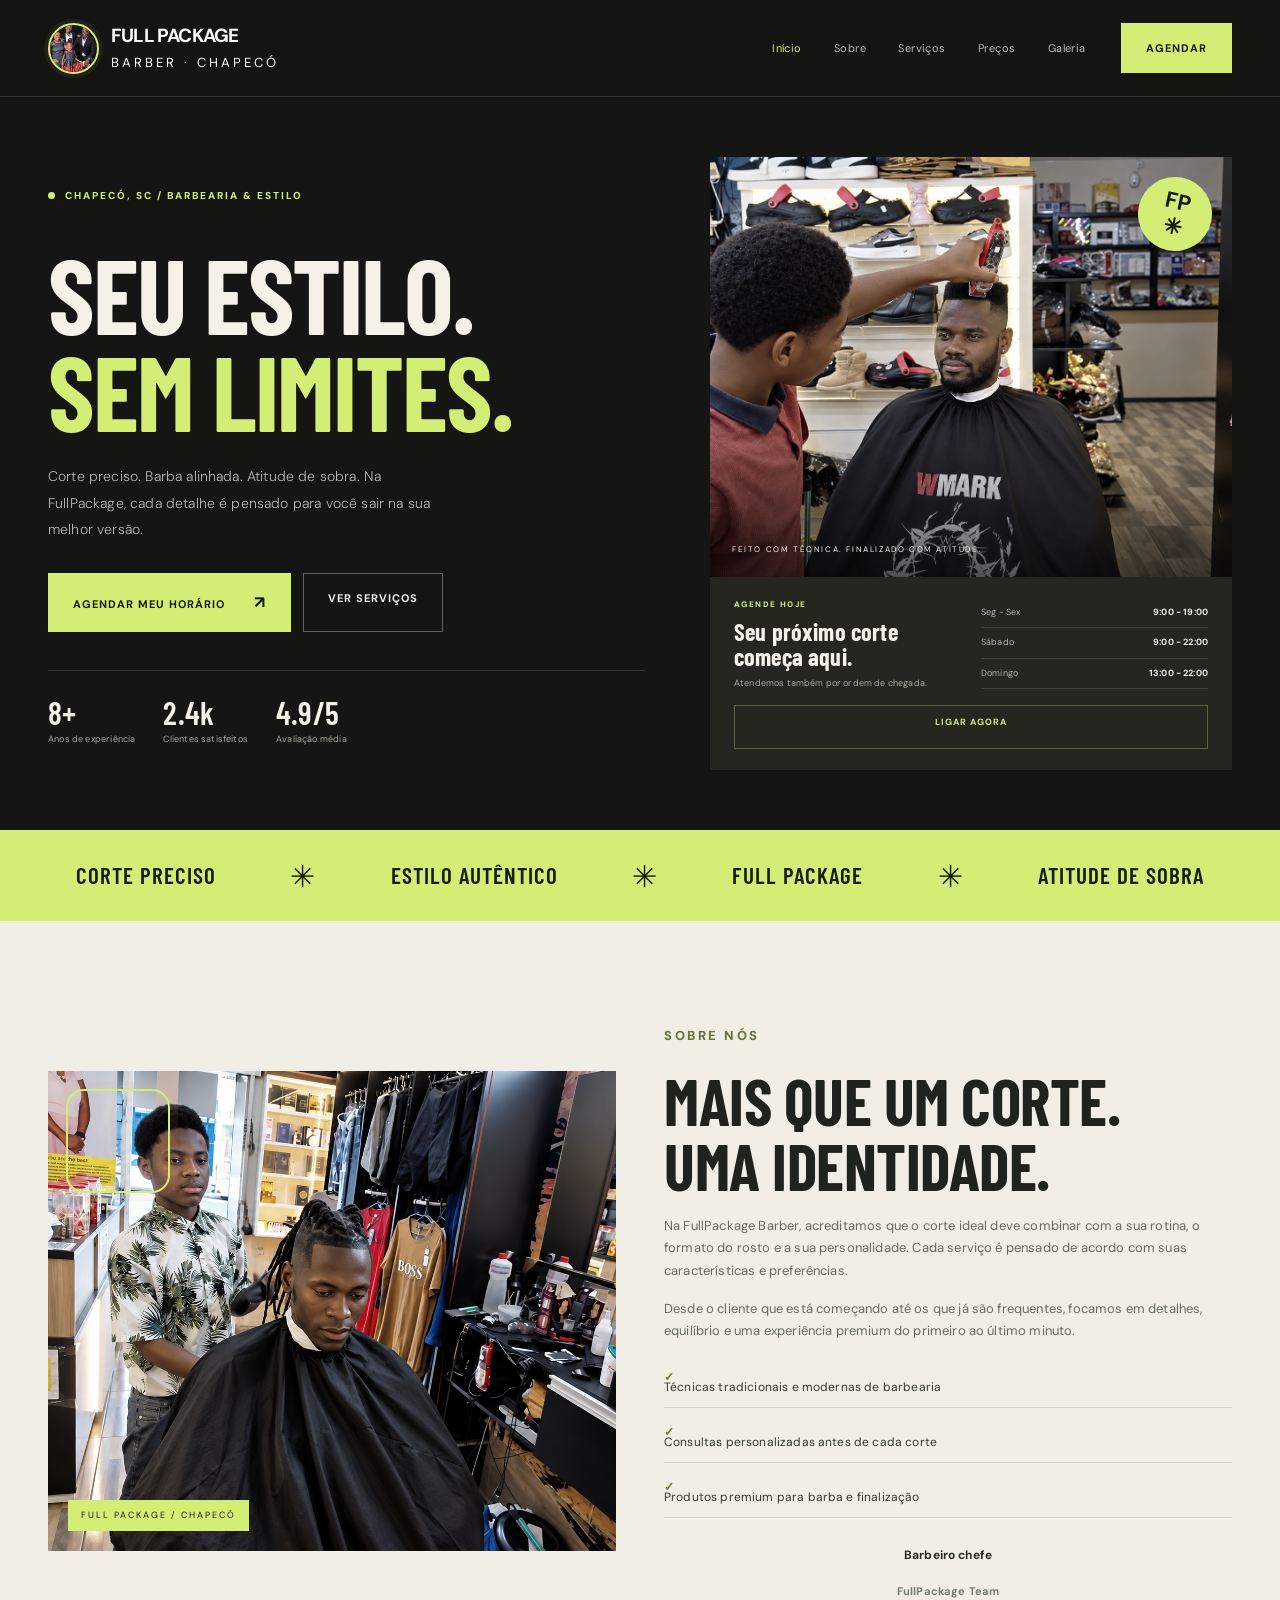
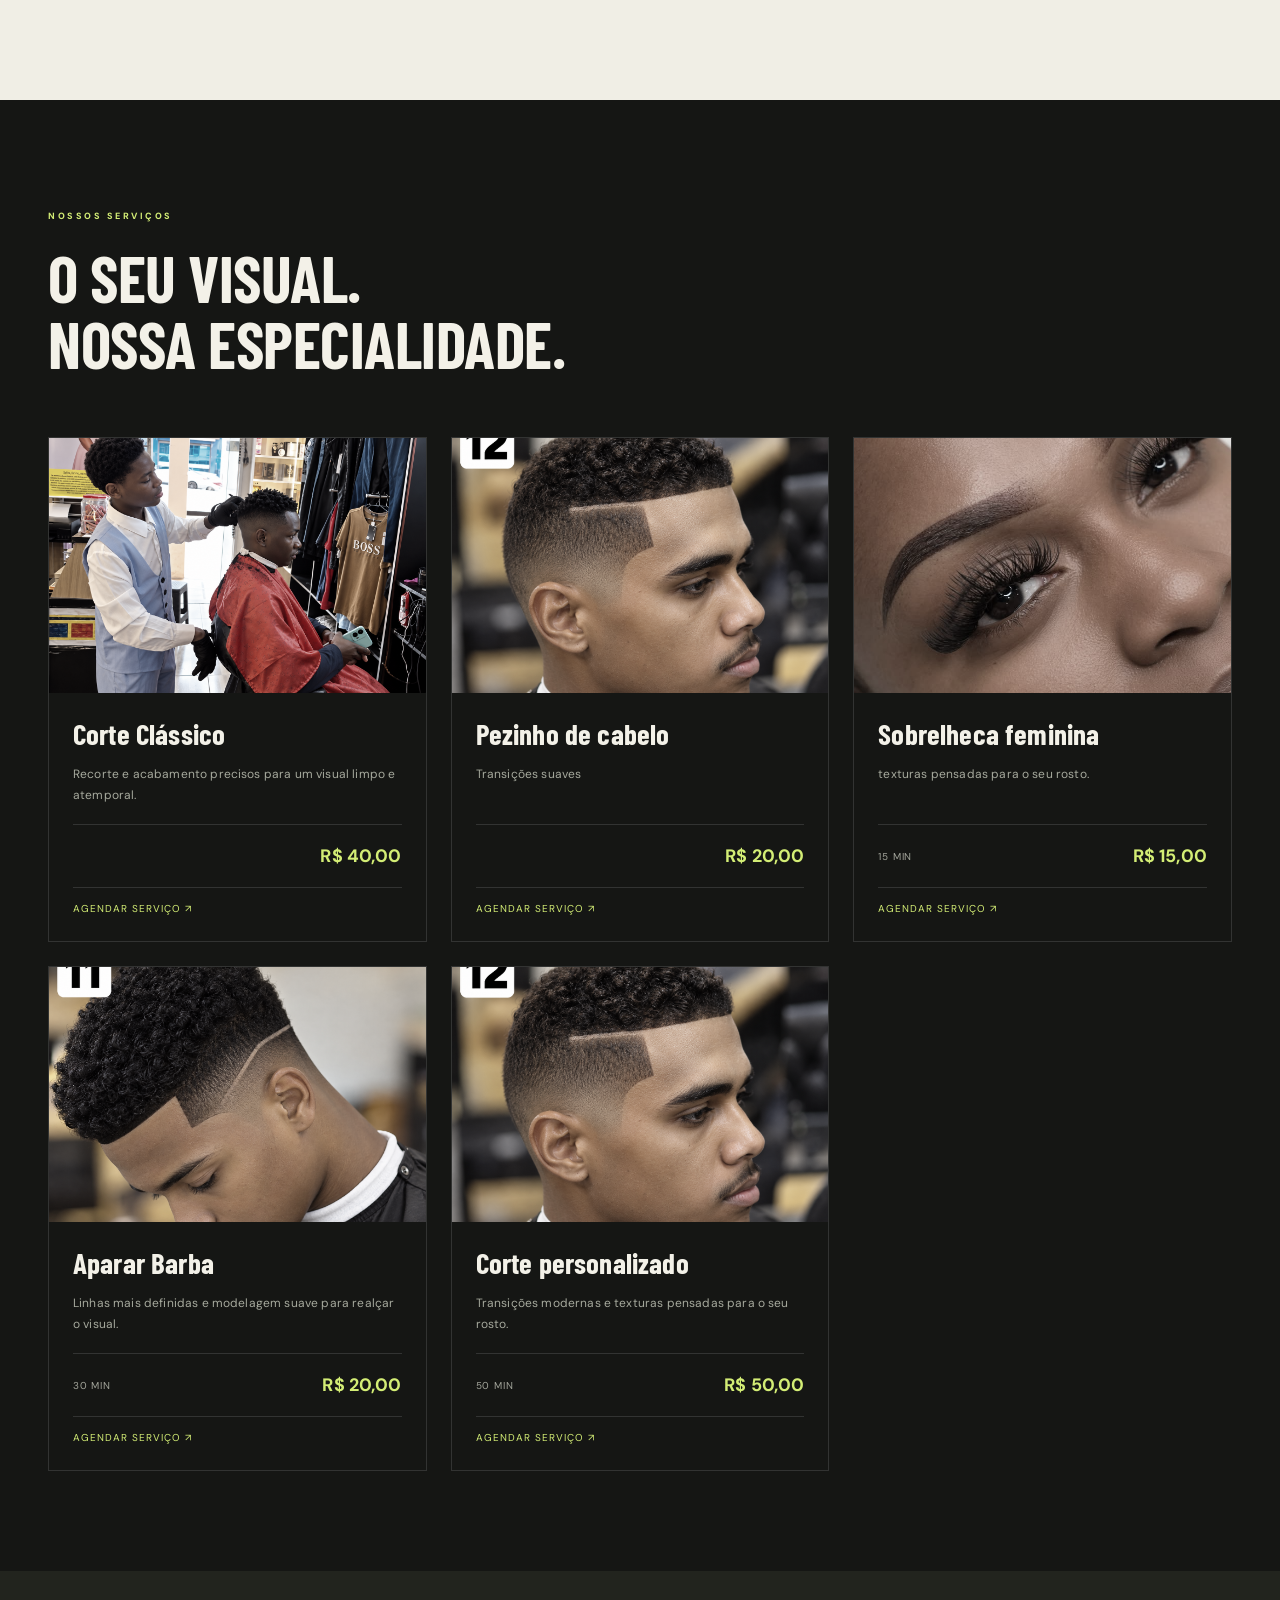
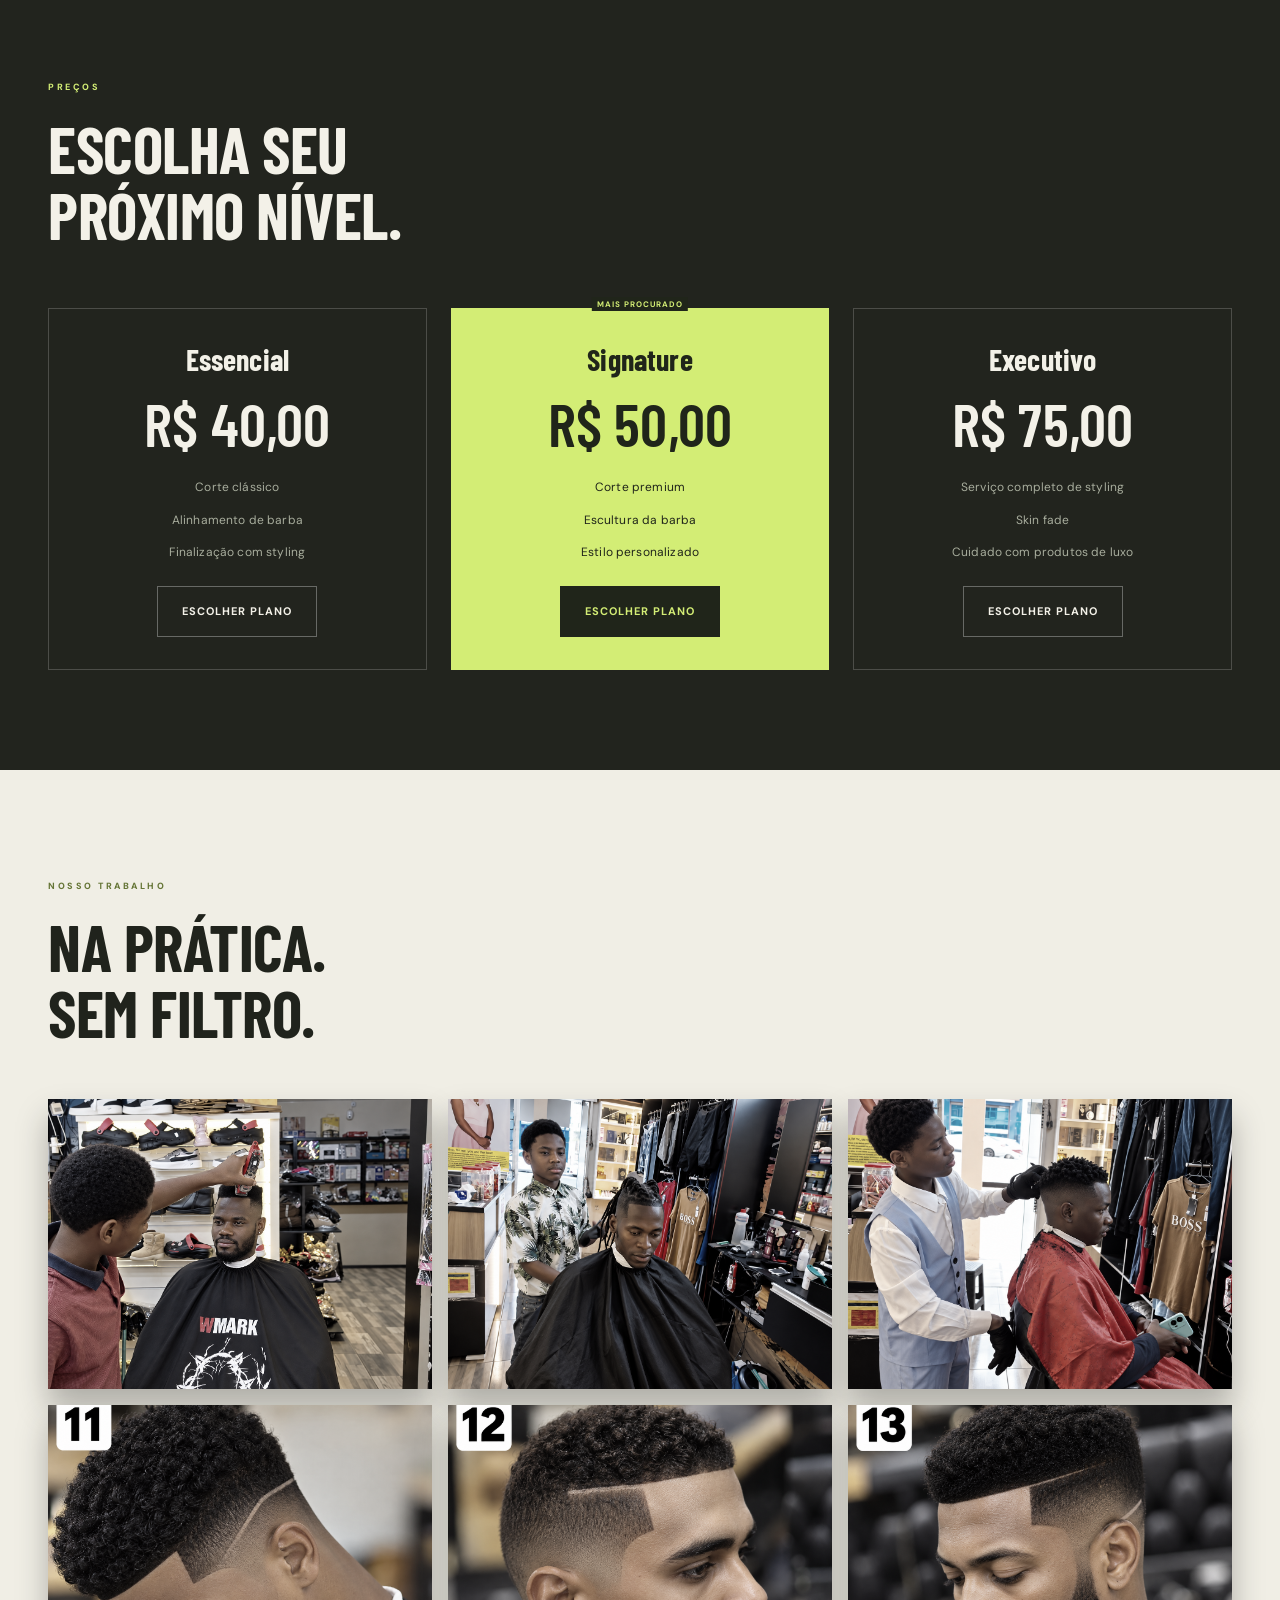
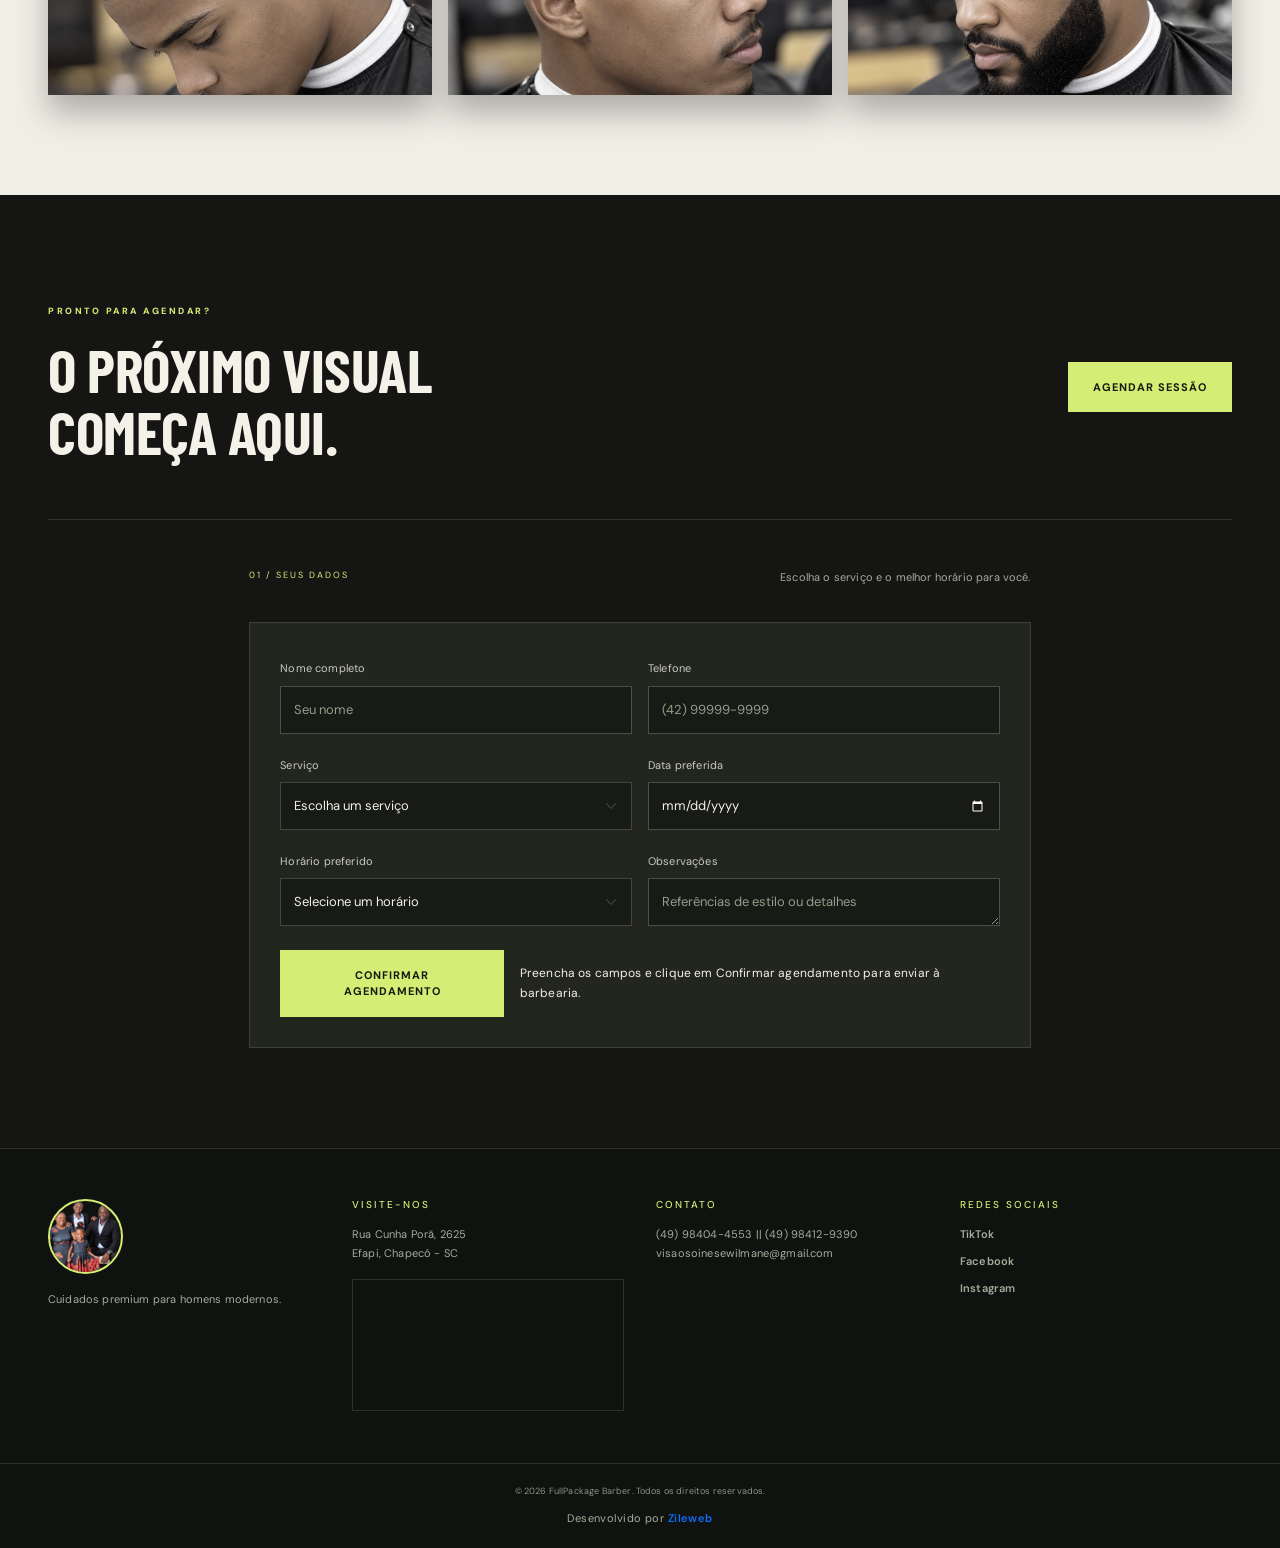
<file: index.html>
<!DOCTYPE html>
<html lang="pt-BR">

<head>
    <meta charset="UTF-8">
    <meta name="viewport" content="width=device-width, initial-scale=1.0">
    <title>FullPackage Barber | Premium Grooming</title>
    <meta name="description" content="FullPackage Barber offers premium cuts, beard care and modern grooming for every client.">
    <link rel="stylesheet" href="style.css">
    <link href="https://cdn.jsdelivr.net/npm/bootstrap@5.3.8/dist/css/bootstrap.min.css" rel="stylesheet"
        crossorigin="anonymous">
<link rel="stylesheet" href="redesign.css">
<link rel="stylesheet" href="content.css?v=1">
</head>

<body class="modern-barber">
    <header class="site-header">
        <nav class="navbar navbar-expand-lg navbar-dark container">
            <a class="navbar-brand" href="#home" aria-label="FullPackage Barber home">
                <img src="img/logoo.png.png" alt="FullPackage Barber logo">
                <span>FULL PACKAGE<span class="brand-subtitle">BARBER · CHAPECÓ</span></span>
            </a>
            <button class="navbar-toggler" type="button" data-bs-toggle="collapse" data-bs-target="#navbarNav"
                aria-controls="navbarNav" aria-expanded="false" aria-label="Toggle navigation">
                <span class="navbar-toggler-icon"></span>
            </button>
            <div class="collapse navbar-collapse" id="navbarNav">
                <ul class="navbar-nav ms-auto align-items-lg-center">
                    <li class="nav-item"><a class="nav-link active" href="#home">Início</a></li>
                    <li class="nav-item"><a class="nav-link" href="#about">Sobre</a></li>
                    <li class="nav-item"><a class="nav-link" href="#services">Serviços</a></li>
                    <li class="nav-item"><a class="nav-link" href="#pricing">Preços</a></li>
                    <li class="nav-item"><a class="nav-link" href="#gallery">Galeria</a></li>
                    <li class="nav-item"><a class="btn btn-primary ms-lg-3" href="#bookingForm">Agendar</a></li>
                </ul>
            </div>
        </nav>
    </header>

    <main id="home">
        <section class="hero">
            <div class="hero-overlay"></div>
            <div class="container hero-content">
                <div class="row align-items-center g-5">
                    <div class="col-lg-7">
                        <p class="eyebrow">CHAPECÓ, SC / BARBEARIA & ESTILO</p>
                        <h1>SEU ESTILO.<br>SEM <span>LIMITES.</span></h1>
                        <p class="lead">Corte preciso. Barba alinhada. Atitude de sobra. Na FullPackage, cada detalhe é pensado para você sair na sua melhor versão.</p>
                        <div class="hero-actions">
                            <a href="#bookingForm" class="btn btn-primary btn-lg">Agendar meu horário <span aria-hidden="true">↗</span></a>
                            <a href="#services" class="btn btn-outline-light btn-lg">Ver serviços</a>
                        </div>
                        <div class="hero-stats">
                            <div>
                                <strong>8+</strong>
                                <span>Anos de experiência</span>
                            </div>
                            <div>
                                <strong>2.4k</strong>
                                <span>Clientes satisfeitos</span>
                            </div>
                            <div>
                                <strong>4.9/5</strong>
                                <span>Avaliação média</span>
                            </div>
                        </div>
                    </div>

                    <div class="col-lg-5">
                        <div class="hero-portrait"><img src="img/image1.png.png" alt="Barbeiro da FullPackage finalizando um corte" fetchpriority="high"><span class="portrait-caption">FEITO COM TÉCNICA. FINALIZADO COM ATITUDE.</span><span class="portrait-stamp" aria-hidden="true">FP<br>✳</span></div><div class="booking-card">
                            <p class="card-label">Agende hoje</p>
                            <h3>Seu próximo corte começa aqui.</h3><p class="walkin-note">Atendemos também por ordem de chegada.</p>
                            <ul>
                                <li><span>Seg - Sex</span><strong>9:00 - 19:00</strong></li>
                                <li><span>Sábado</span><strong>9:00 - 22:00</strong></li>
                                <li><span>Domingo</span><strong>13:00 - 22:00</strong></li>
                            </ul>
                            <a href="tel:+5549984044553" class="btn btn-primary w-100">Ligar agora</a>
                        </div>
                    </div>
                </div>
            </div>
        </section>

        <div class="brand-marquee" aria-hidden="true"><span>CORTE PRECISO</span><b>✳</b><span>ESTILO AUTÊNTICO</span><b>✳</b><span>FULL PACKAGE</span><b>✳</b><span>ATITUDE DE SOBRA</span></div><section id="about" class="section about">
            <div class="container">
                <div class="row align-items-center g-5">
                    <div class="col-lg-6">
                        <div class="image-frame">
                            <img src="img/image2.png.png" alt="Barber working" class="img-fluid">
                        </div>
                    </div>
                    <div class="col-lg-6">
                        <p class="section-tag">Sobre nós</p>
                        <h2>MAIS QUE UM CORTE.<br>UMA IDENTIDADE.</h2>
                        <p>Na FullPackage Barber, acreditamos que o corte ideal deve combinar com a sua rotina, o formato do rosto e a sua personalidade. Cada serviço é pensado de acordo com suas características e preferências.</p>
                        <p>Desde o cliente que está começando até os que já são frequentes, focamos em detalhes, equilíbrio e uma experiência premium do primeiro ao último minuto.</p>
                        <ul class="check-list">
                            <li>Técnicas tradicionais e modernas de barbearia</li>
                            <li>Consultas personalizadas antes de cada corte</li>
                            <li>Produtos premium para barba e finalização</li>
                        </ul>
                        <div class="signature-box">
                            <strong>Barbeiro chefe</strong>
                            <span>FullPackage Team</span>
                        </div>
                    </div>
                </div>
            </div>
        </section>

        <section id="services" class="section services">
            <div class="container">
                <div class="section-heading text-center">
                    <p class="section-tag">Nossos serviços</p>
                    <h2>O SEU VISUAL.<br>NOSSA ESPECIALIDADE.</h2>
                </div>
                <div class="row g-4 mt-3">
                    <div class="col-md-6 col-lg-4">
                        <div class="service-card">
                            <img src="img/image3.png.png" alt="Classic haircut">
                            <div class="service-body">
                                <h3>Corte Clássico</h3>
                                <p>Recorte e acabamento precisos para um visual limpo e atemporal.</p>
                                <div class="service-meta"><strong>R$ 40</strong></div>
                            </div>
                        </div>
                    </div>

                    <div class="col-md-6 col-lg-4">
                        <div class="service-card">
                            <img src="img/image5.png.png" alt="Fade haircut">
                            <div class="service-body">
                                <h3>Pezinho de cabelo</h3>
                                <p>Transições suaves </p>
                                <div class="service-meta"><strong>R$ 20</strong></div>
                            </div>
                        </div>
                    </div>

                    <div class="col-md-6 col-lg-4">
                        <div class="service-card">
                            <img src="img/image8.jpg" alt="Fade haircut">
                            <div class="service-body">
                                <h3>Sobrelheca feminina</h3>
                                <p>texturas pensadas para o seu rosto.</p>
                                <div class="service-meta"><span>15 min</span><strong>R$ 15</strong></div>
                            </div>
                        </div>
                    </div>
                    <div class="col-md-6 col-lg-4">
                        <div class="service-card">
                            <img src="img/image4.png.png" alt="Beard trimming">
                            <div class="service-body">
                                <h3>Aparar Barba</h3>
                                <p>Linhas mais definidas e modelagem suave para realçar o visual.</p>
                                <div class="service-meta"><span>30 min</span><strong>R$ 20</strong></div>
                            </div>
                        </div>
                    </div>
                    <div class="col-md-6 col-lg-4">
                        <div class="service-card">
                            <img src="img/image5.png.png" alt="Fade haircut">
                            <div class="service-body">
                                <h3>Corte personalizado</h3>
                                <p>Transições modernas e texturas pensadas para o seu rosto.</p>
                                <div class="service-meta"><span>50 min</span><strong>R$ 50</strong></div>
                            </div>
                        </div>
                    </div>
                </div>
            </div>
        </section>

        <section id="pricing" class="section pricing">
            <div class="container">
                <div class="section-heading text-center">
                    <p class="section-tag">Preços</p>
                    <h2>ESCOLHA SEU<br>PRÓXIMO NÍVEL.</h2>
                </div>
                <div class="row g-4 mt-3">
                    <div class="col-md-4">
                        <div class="price-card">
                            <h3>Essencial</h3>
                            <div class="price">R$ 40</div>
                            <ul>
                                <li>Corte clássico</li>
                                <li>Alinhamento de barba</li>
                                <li>Finalização com styling</li>
                            </ul>
                            <a href="#bookingForm" class="btn btn-outline-primary">Escolher plano</a>
                        </div>
                    </div>
                    <div class="col-md-4">
                        <div class="price-card featured">
                            <span class="badge">Mais procurado</span>
                            <h3>Signature</h3>
                            <div class="price">R$ 50</div>
                            <ul>
                                <li>Corte premium</li>
                                <li>Escultura da barba</li>
                                <li>Estilo personalizado</li>
                            </ul>
                            <a href="#bookingForm" class="btn btn-primary">Escolher plano</a>
                        </div>
                    </div>
                    <div class="col-md-4">
                        <div class="price-card">
                            <h3>Executivo</h3>
                            <div class="price">R$ 75</div>
                            <ul>
                                <li>Serviço completo de styling</li>
                                <li>Skin fade</li>
                                <li>Cuidado com produtos de luxo</li>
                            </ul>
                            <a href="#bookingForm" class="btn btn-outline-primary">Escolher plano</a>
                        </div>
                    </div>
                </div>
            </div>
        </section>

        <section id="gallery" class="section gallery">
            <div class="container">
                <div class="section-heading text-center">
                    <p class="section-tag">Nosso trabalho</p>
                    <h2>NA PRÁTICA.<br>SEM FILTRO.</h2>
                </div>
                <div class="row g-3 mt-3 gallery-grid">
                    <div class="col-6 col-md-4"><img src="img/image1.png.png" alt="Barber style 1" class="img-fluid"></div>
                    <div class="col-6 col-md-4"><img src="img/image2.png.png" alt="Barber style 2" class="img-fluid"></div>
                    <div class="col-6 col-md-4"><img src="img/image3.png.png" alt="Barber style 3" class="img-fluid"></div>
                    <div class="col-6 col-md-4"><img src="img/image4.png.png" alt="Barber style 4" class="img-fluid"></div>
                    <div class="col-6 col-md-4"><img src="img/image5.png.png" alt="Barber style 5" class="img-fluid"></div>
                    <div class="col-6 col-md-4"><img src="img/image6.png.png" alt="Barber style 6" class="img-fluid"></div>
                </div>
            </div>
        </section>

        <section id="contact" class="section cta-section">
            <div class="container">
                <div class="cta-box">
                    <div>
                        <p class="section-tag">Pronto para agendar?</p>
                        <h2>O PRÓXIMO VISUAL<br>COMEÇA AQUI.</h2>
                    </div>
                    <a href="#bookingForm" class="btn btn-primary btn-lg">Agendar sessão</a>
                </div>

                <div class="row mt-5 justify-content-center">
                    <div class="col-lg-8">
                        <div class="form-intro"><span>01 / SEUS DADOS</span><p>Escolha o serviço e o melhor horário para você.</p></div><form id="bookingForm" class="p-4 rounded-4 border border-secondary-subtle bg-dark-subtle">
                            <div class="row g-3">
                                <div class="col-md-6">
                                    <label for="name" class="form-label">Nome completo</label>
                                    <input id="name" name="name" type="text" class="form-control" placeholder="Seu nome" required>
                                </div>
                                <div class="col-md-6">
                                    <label for="phone" class="form-label">Telefone</label>
                                    <input id="phone" name="phone" type="tel" class="form-control" placeholder="(42) 99999-9999" required>
                                </div>
                                <div class="col-md-6">
                                    <label for="service" class="form-label">Serviço</label>
                                    <select id="service" name="service" class="form-select" required>
                                        <option value="">Escolha um serviço</option>
                                        <option value="Corte Clássico">Corte Clássico</option>
                                        <option value="Aparar Barba">Aparar Barba</option>
                                        <option value="Fade & Taper">Corte personalizado</option>
                                        <option value="Signature">Pacote Signature</option>
                                        <option value="Executivo">Pacote Executivo</option>
                                    </select>
                                </div>
                                <div class="col-md-6">
                                    <label for="date" class="form-label">Data preferida</label>
                                    <input id="date" name="date" type="date" class="form-control" required>
                                </div>
                                <div class="col-md-6">
                                    <label for="time" class="form-label">Horário preferido</label>
                                    <select id="time" name="time" class="form-select" required>
                                        <option value="">Selecione um horário</option>
                                        <option value="09:00">09:00</option>
                                        <option value="10:30">10:30</option>
                                        <option value="11:00">11:00</option>
                                        <option value="12:00">12:00</option>
                                        <option value="13:00">13:00</option>
                                        <option value="14:00">14:00</option>
                                        <option value="15:00">15:00</option>
                                        <option value="16:30">16:30</option>
                                        <option value="17:00">17:00</option>
                                        <option value="18:00">18:00</option>
                                        <option value="19:00">19:00</option>
                                        <option value="20:00">20:00</option>
                                    </select>
                                </div>
                                <div class="col-md-6">
                                    <label for="notes" class="form-label">Observações</label>
                                    <textarea id="notes" name="notes" class="form-control" rows="1" placeholder="Referências de estilo ou detalhes"></textarea>
                                </div>
                            </div>

                            <div class="d-flex flex-column flex-md-row align-items-md-center justify-content-between gap-3 mt-4">
                                <button type="submit" class="btn btn-primary btn-lg">Confirmar agendamento</button>
                                <p role="status" aria-live="polite" id="bookingStatus" class="mb-0">Carregando formulário de agendamento…</p>
                            </div>
                        </form>
                    </div>
                </div>
            </div>
        </section>

    </main>

    <footer class="site-footer">
        <div class="container footer-content">
            <div>
                <img src="img/logoo.png.png" alt="FullPackage Barber logo">
                <p>Cuidados premium para homens modernos.</p>
            </div>
            <div>
                <h4>Visite-nos</h4>
                <address>Rua Cunha Porã, 2625<br>Efapi, Chapecó - SC</address>
                <div class="footer-map">
                    <iframe
                        src="https://www.google.com/maps?q=Rua+Cunha+Porã+2625,+Efapi,+Chapecó+-+SC&output=embed"
                        title="Mapa da FullPackage Barber"
                        loading="lazy"
                        referrerpolicy="no-referrer-when-downgrade"></iframe>
                </div>
            </div>
            <div>
                <h4>Contato</h4>
                <p>(49) 98404-4553 || (49) 98412-9390<br>visaosoinesewilmane@gmail.com</p>
            </div>
            <div>
                <h4>Redes sociais</h4>
                <div class="social-links">
                    <a href="#" aria-label="TikTok da FullPackage Barber">TikTok</a>
                    <a href="https://www.facebook.com/SoineseWilemaneFullPackage" aria-label="Facebook da FullPackage Barber">Facebook</a>
                    <a href="https://www.instagram.com/soinesewilemanefullpackage/" aria-label="Instagram da FullPackage Barber">Instagram</a>
                </div>
            </div>
        </div>
        <div class="copyright">© <span id="currentYear"></span> FullPackage Barber. Todos os direitos reservados.<span class="developer-credit">Desenvolvido por <strong><a href="https://zileweb.onrender.com/#sobre" target="_blank" rel="noopener noreferrer">Zileweb</a></strong></span></div>
    </footer>

    <script src="https://cdn.jsdelivr.net/npm/bootstrap@5.3.8/dist/js/bootstrap.bundle.min.js" crossorigin="anonymous"></script>
    <script src="script.js?v=booking-sync-4"></script><script src="redesign.js?v=booking-links-2"></script>
<script src="site-defaults.js?v=1"></script><script src="site-content.js?v=1"></script>
</body>

</html>
</file>
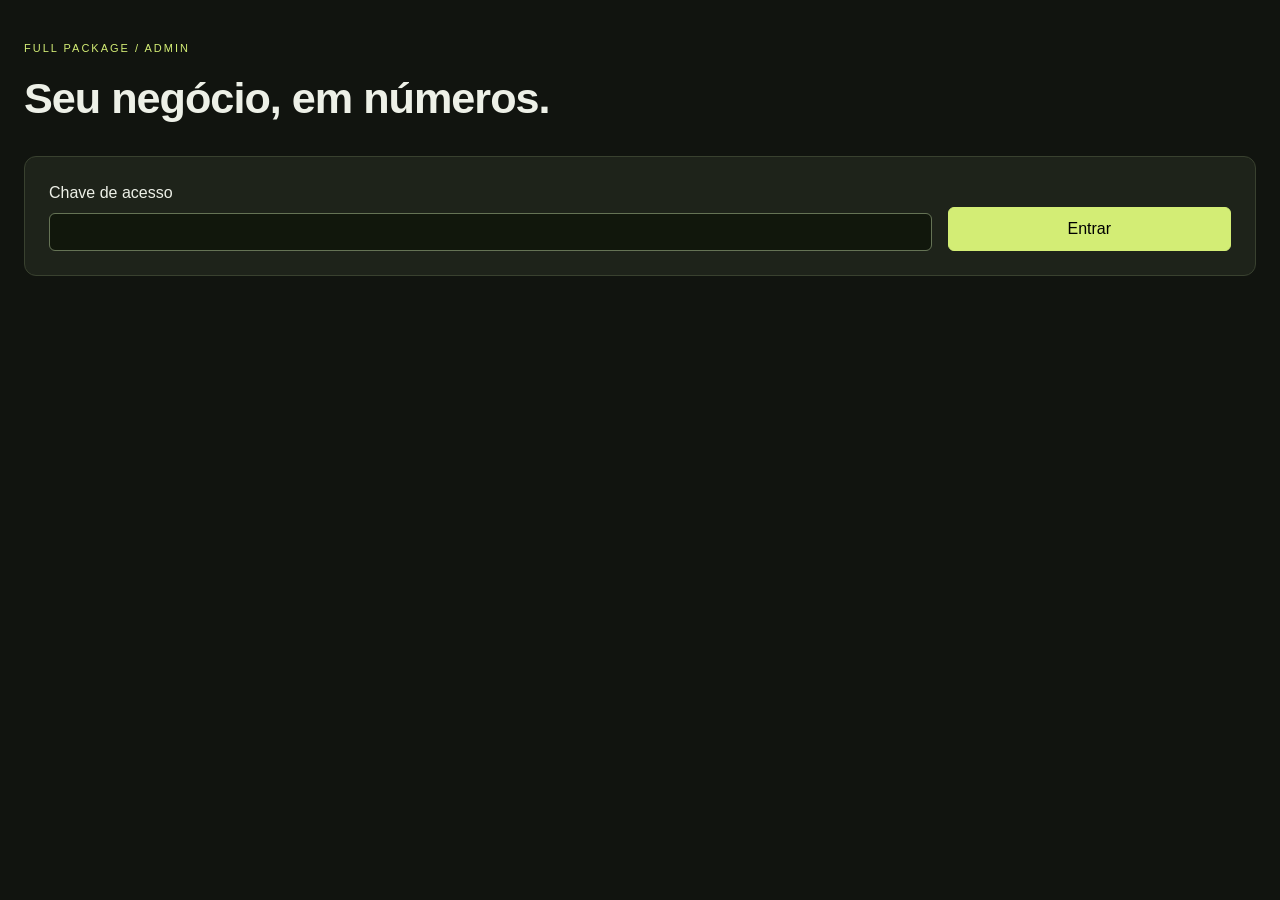
<file: admin.html>
<!DOCTYPE html>
<html lang="pt-BR">

<head>
  <meta charset="UTF-8">
  <meta name="viewport" content="width=device-width, initial-scale=1.0">
  <title>FullPackage Barber | Gestão</title>
  <link href="https://cdn.jsdelivr.net/npm/bootstrap@5.3.8/dist/css/bootstrap.min.css" rel="stylesheet"
    crossorigin="anonymous">
  <style>
    body {
      background: #11140f;
      color: #edf0e7;
      font-family: Arial, sans-serif
    }

    .container {
      max-width: 1440px;
      padding: 40px 24px
    }

    .card,
    .metric {
      background: #1e231a;
      border: 1px solid #39412f;
      color: #edf0e7;
      border-radius: 12px
    }

    h1 {
      font-weight: 700;
      letter-spacing: -1px
    }

    .eyebrow {
      color: #d3ed75;
      font-size: 11px;
      letter-spacing: 2px
    }

    .btn-warning {
      background: #d3ed75;
      border-color: #d3ed75
    }

    .metrics {
      display: grid;
      grid-template-columns: repeat(4, minmax(0, 1fr));
      gap: 16px;
      margin: 24px 0
    }

    .metric {
      padding: 22px
    }

    .metric small {
      display: block;
      color: #b9c4ad;
      font-size: 12px
    }

    .metric strong {
      display: block;
      font-size: 30px;
      margin: 8px 0
    }

    .metric span {
      font-size: 11px;
      color: #aab89c
    }

    .form-control,
    .form-select {
      background-color: #11170c;
      color: #edf0e7;
      border-color: #657355;
      color-scheme: dark
    }

    .form-control:focus,
    .form-select:focus {
      background-color: #11170c;
      color: #fff;
      border-color: #d3ed75
    }

    .table {
      --bs-table-bg: #1e231a;
      --bs-table-color: #edf0e7;
      --bs-table-border-color: #39412f;
      font-size: 13px
    }

    th,
    td {
      vertical-align: middle
    }

    th {
      white-space: nowrap
    }

    td {
      min-width: 90px
    }

    .actions {
      display: flex;
      gap: 6px;
      flex-wrap: wrap;
      min-width: 180px
    }

    .help {
      font-size: 12px;
      color: #b9c4ad
    }

    .filter-row {
      display: flex;
      align-items: end;
      gap: 20px;
      flex-wrap: wrap
    }

    .filter-row label {
      font-size: 12px
    }

    .filter-row select {
      min-width: 180px
    }

    dialog {
      background: #1e231a;
      color: #fff;
      border: 1px solid #657355;
      border-radius: 14px;
      padding: 28px;
      width: min(440px, calc(100% - 32px))
    }

    dialog::backdrop {
      background: #000b
    }

    #businessMessage {
      white-space: pre-line
    }

    .text-success {
      color: #d3ed75 !important
    }

    @media(max-width:800px) {
      .metrics {
        grid-template-columns: 1fr 1fr
      }

      .metric strong {
        font-size: 24px
      }
    }

    @media(max-width:420px) {
      .metrics {
        grid-template-columns: 1fr
      }

      .container {
        padding: 28px 16px
      }
    }
  /* Responsive admin: keep actions visible instead of off-screen. */
*,*::before,*::after{box-sizing:border-box}
.container,header,.filter-row,.card,.metric{min-width:0}
h1{font-size:clamp(1.65rem,4vw,2.7rem)}
.metric strong{font-size:clamp(1.2rem,2.6vw,1.9rem);overflow-wrap:anywhere}
.btn{min-height:44px;white-space:normal}
td{overflow-wrap:anywhere;max-width:320px}
#toolbar{max-width:100%}
dialog{max-height:calc(100dvh - 32px);overflow-y:auto}
dialog input{font-size:16px!important}
#businessMessage{overflow-wrap:anywhere}
@media(max-width:900px){
  #toolbar{width:100%;display:grid!important;grid-template-columns:repeat(3,minmax(0,1fr))}
  #toolbar.d-none{display:none!important}
  .filter-row{display:grid;grid-template-columns:1fr 1fr;align-items:start}
  .filter-row>div{min-width:0}.filter-row select{min-width:0;width:100%}
  #reservationsCard .table-responsive{overflow:visible}
  #reservationsCard table,#reservationsBody{display:block;width:100%}
  #reservationsCard thead{position:absolute;width:1px;height:1px;clip-path:inset(50%);overflow:hidden}
  #reservationsBody tr{display:grid;grid-template-columns:1fr 1fr;gap:0 16px;padding:16px;margin:14px 0;border:1px solid #536047;border-radius:12px}
  #reservationsBody td{display:block;min-width:0;max-width:none;border:0;background:transparent;box-shadow:none;padding:10px 0}
  #reservationsBody td::before{content:attr(data-label);display:block;color:#aab89c;font-size:11px;margin-bottom:5px}
  #reservationsBody td:last-child{grid-column:1/-1;border-top:1px solid #39412f}
  #reservationsBody td[colspan]{grid-column:1/-1}
  .actions{min-width:0;display:grid;grid-template-columns:repeat(2,minmax(0,1fr));gap:10px}
}
@media(max-width:480px){
  .container{padding:24px 14px}.metrics{grid-template-columns:repeat(2,minmax(0,1fr));gap:10px}
  .metric{padding:14px}.metric small,.metric span{font-size:11px}
  #toolbar{grid-template-columns:1fr 1fr}#logoutButton{grid-column:1/-1}
  .filter-row{gap:12px}.filter-row>label{grid-column:1/-1}
  dialog{padding:22px 18px}dialog .d-flex{flex-wrap:wrap}dialog .btn{flex:1}
}

</style>
<link rel="stylesheet" href="content.css?v=1">
</head>

<body>
  <main class="container">
    <header class="d-flex justify-content-between align-items-center flex-wrap gap-3 mb-4">
      <div>
        <p class="eyebrow">FULL PACKAGE / ADMIN</p>
        <h1>Seu negócio, em números.</h1>
      </div>
      <div id="toolbar" class="d-none d-flex gap-2 flex-wrap"><button id="editSiteButton" type="button" class="btn btn-outline-light">Editar website</button><button id="walkInButton" type="button" class="btn btn-warning">+ Registrar atendimento</button><button id="refreshButton"
          class="btn btn-warning">Atualizar</button><button id="clearHistoryButton" class="btn btn-outline-light">Limpar
          histórico da lista</button><button id="logoutButton" class="btn btn-outline-light">Sair</button></div>
    </header>
    <div id="businessMessage" class="alert d-none" role="status" aria-live="polite"></div>
    <section id="accessCard" class="card p-4">
      <form id="accessForm" class="row g-3 align-items-end">
        <div class="col-md-9"><label for="adminKey" class="form-label">Chave de acesso</label><input id="adminKey"
            name="adminKey" type="password" class="form-control" autocomplete="current-password" required></div>
        <div class="col-md-3 d-grid"><button class="btn btn-warning">Entrar</button></div>
      </form>
    </section>
    <section id="dashboard" class="d-none"><p id="backendVersion" class="help"></p><div id="backendNotice" class="alert alert-warning d-none" role="status"><strong>O endereço configurado respondeu com a versão anterior do servidor.</strong><p>Aprovar e Cancelar continuam disponíveis. Concluir, Faltou e Arquivar exigem a versão 2.</p><p class="mb-0">Se você já implantou: confirme que editou a implantação existente, selecionou Nova versão e manteve a mesma URL /exec em admin.js. Depois clique em Atualizar.</p></div>
      <div class="filter-row">
        <div><label for="period" class="form-label">Período do atendimento</label><select id="period"
            class="form-select">
            <option value="all">Todo o período</option>
            <option value="month">Este mês</option>
          </select></div>
        <div><label for="statusFilter" class="form-label">Status na lista</label><select id="statusFilter"
            class="form-select">
            <option value="all">Todos</option>
            <option value="pending">Pendente</option>
            <option value="approved">Aprovada</option>
            <option value="completed">Concluída</option>
            <option value="cancelled">Cancelada</option>
            <option value="no_show">Não compareceu</option>
          </select></div><label class="pb-2"><input id="showArchived" type="checkbox"> Mostrar arquivados</label>
      </div>
      <div class="metrics">
        <article class="metric"><small>Reservas recebidas</small><strong id="totalMetric">0</strong><span
            id="pendingMetric">0 aguardando atendimento</span></article>
        <article class="metric"><small>Serviços realizados</small><strong id="completedMetric">0</strong><span id="completedBreakdown">0 com reserva · 0 sem agendamento</span></article>
        <article class="metric"><small>Conversão em serviço</small><strong
            id="conversionMetric">0%</strong><span>Reservas concluídas ÷ reservas recebidas</span></article>
        <article class="metric"><small>Receita registrada</small><strong id="revenueMetric">R$ 0</strong><span
            id="averageMetric">Ticket médio: R$ 0</span><span id="revenueBreakdown"></span></article>
      </div>
      <p class="help">Indicadores por data do serviço, incluindo arquivados. Atendimentos sem agendamento somam à receita e aos serviços realizados, mas não entram na conversão de reservas. Aprovar não conta como venda. Ao concluir,
        informe o valor realmente recebido. Cancelados e faltas permanecem no total de reservas.</p>
      <section class="card p-3 mb-4">
        <h2 class="h5">Resultado por serviço</h2>
        <div class="table-responsive">
          <table class="table mb-0">
            <thead>
              <tr>
                <th>Serviço</th>
                <th>Reservas</th>
                <th>Concluídas</th>
                <th>Conversão</th>
                <th>Receita</th>
              </tr>
            </thead>
            <tbody id="serviceSummary"></tbody>
          </table>
        </div>
      </section>
      <section id="reservationsCard" class="card p-3">
        <h2 class="h5">Reservas <small id="listCount" class="help"></small></h2>
        <div class="table-responsive">
          <table class="table mb-0">
            <thead>
              <tr>
                <th>Nome / telefone</th>
                <th>Serviço</th>
                <th>Data / hora</th>
                <th>Observações</th>
                <th>Status</th>
                <th>Recebido</th>
                <th>Ações</th>
              </tr>
            </thead>
            <tbody id="reservationsBody"></tbody>
          </table>
        </div>
      </section>
    </section>
    <dialog id="completeDialog">
      <form id="completeForm"><p id="completeError" class="alert alert-danger d-none" role="alert"></p>
        <h2 id="completeTitle" class="h4">Concluir atendimento</h2>
        <p id="completeDescription" class="help"></p><label for="amountPaid" class="form-label">Valor realmente recebido
          (R$)</label><input id="amountPaid" type="text" inputmode="decimal" autocomplete="off" class="form-control"
          required>
        <p class="help mt-2">Use 0 para um serviço gratuito. Não informe apenas o preço previsto.</p>
        <div class="d-flex gap-2 mt-4"><button id="completeSubmit" type="submit" class="btn btn-warning">Salvar atendimento</button><button
            id="closeComplete" type="button" class="btn btn-outline-light">Cancelar</button></div>
      </form>
    </dialog>
    <dialog id="changeDialog" aria-labelledby="changeTitle"><h2 id="changeTitle" class="h4">Confirmar alteração</h2><p id="changeDescription"></p><p id="changeError" class="alert alert-danger d-none" role="alert"></p><div class="d-flex gap-2"><button id="confirmChange" type="button" class="btn btn-warning">Confirmar</button><button id="cancelChange" type="button" class="btn btn-outline-light">Voltar</button></div></dialog><dialog id="walkInDialog" aria-labelledby="walkInTitle">
<form id="walkInForm">
<h2 id="walkInTitle" class="h4">Registrar atendimento</h2>
<p class="help">Cliente sem agendamento. O atendimento será registrado como concluído.</p>
<p id="walkInError" class="alert alert-danger d-none" role="alert"></p>
<p id="walkInUpgrade" class="alert alert-warning d-none">Publique a nova versão de google-apps-script.gs (versão 3) para ativar este recurso.</p>
<label for="walkInName" class="form-label">Nome (opcional)</label>
<input id="walkInName" name="name" maxlength="120" class="form-control mb-3" placeholder="Cliente avulso">
<label for="walkInPhone" class="form-label">Telefone (opcional)</label>
<input id="walkInPhone" name="phone" type="tel" maxlength="30" class="form-control mb-3">
<label for="walkInService" class="form-label">Serviço realizado</label>
<select id="walkInService" name="service" class="form-select mb-3" required>
<option value="">Selecione</option><option>Corte Clássico</option><option>Aparar Barba</option><option>Fade &amp; Taper</option><option>Signature</option><option>Executivo</option><option>Outro</option>
</select>
<label for="walkInAmount" class="form-label">Valor recebido (R$)</label>
<input id="walkInAmount" name="amountPaid" type="text" inputmode="decimal" class="form-control mb-3" placeholder="35,00" required>
<label for="walkInDate" class="form-label">Data do atendimento</label>
<input id="walkInDate" name="date" type="date" class="form-control mb-3" required>
<label for="walkInNotes" class="form-label">Observações (opcional)</label>
<textarea id="walkInNotes" name="notes" maxlength="2000" class="form-control mb-3" rows="2"></textarea>
<div class="d-flex gap-2"><button id="walkInSubmit" type="submit" class="btn btn-warning">Registrar e somar à receita</button><button id="walkInClose" type="button" class="btn btn-outline-light">Voltar</button></div>
</form></dialog>
<dialog id="siteEditor" aria-labelledby="siteEditorTitle">
  <header class="editor-head"><div><h2 id="siteEditorTitle" class="h4 mb-1">Editar website</h2><p class="help mb-0">Prepare as alterações, confira a prévia e publique quando estiver pronto.</p></div><button id="editorClose" class="btn btn-outline-light" type="button">Fechar</button></header>
  <div class="editor-body">
    <p id="editorStatus" class="editor-status help" role="status" aria-live="polite"></p>
    <nav class="editor-tabs" role="tablist" aria-label="Conteúdo do website">
      <button type="button" class="btn btn-outline-light" role="tab" data-tab="general" aria-selected="true">Textos e horários</button>
      <button type="button" class="btn btn-outline-light" role="tab" data-tab="services" aria-selected="false">Serviços e preços</button>
      <button type="button" class="btn btn-outline-light" role="tab" data-tab="packages" aria-selected="false">Pacotes</button>
      <button type="button" class="btn btn-outline-light" role="tab" data-tab="gallery" aria-selected="false">Galeria</button>
      <button type="button" class="btn btn-outline-light" role="tab" data-tab="promotion" aria-selected="false">Promoção</button>
    </nav>
    <section id="editorFields"></section>
  </div>
  <footer class="editor-actions">
    <button id="editorPublish" type="button" class="btn btn-warning">Publicar alterações</button>
    <button id="editorPreviewButton" type="button" class="btn btn-outline-light">Prévia</button>
    <button id="editorReload" type="button" class="btn btn-outline-light">Descartar e recarregar</button>
  </footer>
</dialog>
<dialog id="editorPreview" aria-label="Prévia do website">
  <div class="d-flex gap-2"><button id="previewClose" type="button" class="btn btn-warning">Voltar ao editor</button><button id="previewSize" type="button" class="btn btn-outline-light">Ver no celular</button></div>
  <iframe title="Prévia das alterações do website" id="previewFrame"></iframe>
</dialog>

<script src="site-defaults.js?v=1"></script><script src="site-content.js?v=1"></script><script src="admin.js?v=content-4"></script><script src="content-editor.js?v=1"></script>
  </main>
</body>

</html>
</file>
<file: style.css>
:root {
  --bg: #0c0c0c;
  --bg-soft: #121212;
  --panel: #171717;
  --panel-2: #1d1d1d;
  --panel-3: #232323;

  --text: #f5f2eb;
  --muted: #d3c7b7;
  --muted-strong: #bcae9a;

  --accent: #d7a767;
  --accent-strong: #f2c076;
  --accent-soft: rgba(215, 167, 103, 0.14);

  --line: rgba(255, 255, 255, 0.08);
  --line-strong: rgba(215, 167, 103, 0.45);
  --shadow: 0 25px 50px rgba(0, 0, 0, 0.5);
  --shadow-soft: 0 18px 30px rgba(0, 0, 0, 0.28);
}

* {
  margin: 0;
  padding: 0;
  box-sizing: border-box;
}

html {
  scroll-behavior: smooth;
}

body {
  background: var(--bg);
  color: var(--text);
  font-family: "Segoe UI", Arial, sans-serif;
  line-height: 1.7;
  letter-spacing: 0.01em;
}

img {
  max-width: 100%;
  display: block;
}

a {
  text-decoration: none;
}

.btn {
  border-radius: 999px;
  font-weight: 700;
  padding: 0.9rem 1.6rem;
  letter-spacing: 0.04em;
  transition: all 0.25s ease;
  text-transform: uppercase;
  font-size: 0.78rem;
}

.btn-primary {
  background: linear-gradient(135deg, var(--accent-strong), var(--accent));
  border-color: var(--accent);
  color: #1a120b;
  box-shadow: 0 10px 20px rgba(215, 167, 103, 0.25);
}

.btn-primary:hover {
  background: linear-gradient(135deg, #f3c88d, #d9a561);
  border-color: #f3c88d;
  color: #1a120b;
  transform: translateY(-1px);
}

.btn-outline-light,
.btn-outline-primary {
  border-width: 1.5px;
  background: transparent;
}

.btn-outline-light:hover,
.btn-outline-primary:hover {
  background: rgba(255, 255, 255, 0.04);
  border-color: var(--accent);
  color: var(--accent);
}

.site-header {
  position: sticky;
  top: 0;
  z-index: 50;
  background: rgba(12, 12, 12, 0.82);
  backdrop-filter: blur(14px);
  border-bottom: 1px solid var(--line);
}

.navbar {
  min-height: 76px;
  padding: 0.7rem 0;
}

.navbar-brand {
  display: inline-flex;
  align-items: center;
  gap: 0.8rem;
  color: var(--text);
  font-weight: 800;
  letter-spacing: 0.12em;
  text-transform: uppercase;
  line-height: 1.1;
}

.navbar-brand img {
  width: 62px;
  height: 62px;
  object-fit: cover;
  border-radius: 50%;
  border: 2px solid var(--accent);
  box-shadow: 0 0 0 4px rgba(215, 167, 103, 0.08);
}

.navbar-brand:hover {
  color: var(--accent);
}

.navbar-brand span {
  font-size: 0.82rem;
}

.navbar-nav {
  gap: 0.4rem;
}

.nav-link {
  color: rgba(255, 255, 255, 0.7) !important;
  font-size: 0.82rem;
  font-weight: 700;
  letter-spacing: 0.08em;
  text-transform: uppercase;
  padding: 0.7rem 0.9rem !important;
  border-radius: 999px;
  transition: all 0.2s ease;
}

.nav-link:hover,
.nav-link.active {
  color: var(--accent) !important;
  background: rgba(215, 167, 103, 0.08);
}

.hero {
  position: relative;
  background: url('img/image1.png.png') center/cover no-repeat;
  min-height: 760px;
  display: flex;
  align-items: center;
  box-shadow: inset 0 0 0 1px rgba(255, 255, 255, 0.04);
}

.hero-overlay {
  position: absolute;
  inset: 0;
  background: linear-gradient(90deg, rgba(0, 0, 0, 0.78) 15%, rgba(0, 0, 0, 0.58) 55%, rgba(0, 0, 0, 0.72));
}

.hero-content {
  position: relative;
  z-index: 1;
  padding-top: 4rem;
  padding-bottom: 4rem;
}

.eyebrow,
.section-tag {
  display: inline-block;
  letter-spacing: 0.18em;
  text-transform: uppercase;
  font-size: 0.72rem;
  font-weight: 800;
  color: var(--accent-strong);
  margin-bottom: 1rem;
}

.hero h1 {
  font-size: clamp(2.8rem, 5vw, 5.2rem);
  line-height: 0.95;
  margin-bottom: 1.3rem;
  letter-spacing: -0.04em;
  max-width: 700px;
  text-shadow: 0 4px 35px rgba(0, 0, 0, 0.45);
}

.lead {
  color: var(--muted);
  font-size: 1.08rem;
  max-width: 620px;
}

.hero-actions {
  display: flex;
  flex-wrap: wrap;
  gap: 1rem;
  margin-top: 2rem;
}

.hero-stats {
  display: flex;
  flex-wrap: wrap;
  gap: 2.2rem;
  margin-top: 2.6rem;
}

.hero-stats div {
  display: flex;
  flex-direction: column;
  gap: 0.2rem;
  min-width: 150px;
}

.hero-stats strong {
  font-size: 1.9rem;
  color: var(--text);
  line-height: 1;
}

.hero-stats span {
  color: var(--muted-strong);
  font-size: 0.82rem;
  letter-spacing: 0.02em;
}

.booking-card {
  background: rgba(17, 17, 17, 0.82);
  border: 1px solid var(--line-strong);
  border-radius: 24px;
  box-shadow: var(--shadow-soft);
  padding: 2rem;
  max-width: 420px;
  margin-left: auto;
  backdrop-filter: blur(8px);
}

.card-label {
  font-size: 0.75rem;
  letter-spacing: 0.18em;
  text-transform: uppercase;
  color: var(--accent-strong);
  margin-bottom: 0.8rem;
  font-weight: 800;
}

.booking-card h3 {
  margin-bottom: 1.5rem;
  font-size: 2rem;
  line-height: 1.15;
}

.booking-card ul {
  list-style: none;
  margin: 0 0 1.5rem;
  padding: 0;
}

.booking-card li {
  display: flex;
  justify-content: space-between;
  gap: 1rem;
  padding: 0.95rem 0;
  border-bottom: 1px solid var(--line);
  color: var(--muted);
}

.booking-card li strong {
  color: var(--text);
  font-weight: 700;
}

.section {
  padding: 6rem 0;
}

.about {
  background: linear-gradient(180deg, #121212 0%, #151515 100%);
}

.image-frame {
  position: relative;
  border-radius: 30px;
  overflow: hidden;
  box-shadow: var(--shadow-soft);
  border: 1px solid var(--line);
}

.image-frame::before {
  content: '';
  position: absolute;
  inset: 18px auto auto 18px;
  width: 104px;
  height: 104px;
  border: 2px solid var(--accent);
  border-radius: 18px;
  z-index: 1;
  box-shadow: 0 0 0 8px rgba(215, 167, 103, 0.08);
}

.image-frame img {
  width: 100%;
  height: 540px;
  object-fit: cover;
}

.about h2,
.section-heading h2,
.cta-box h2 {
  font-size: clamp(2.2rem, 4vw, 3.2rem);
  margin-bottom: 1rem;
  line-height: 1.05;
  letter-spacing: -0.03em;
}

.about p,
.service-card p,
.price-card li,
.site-footer p {
  color: var(--muted);
}

.check-list {
  list-style: none;
  padding: 0;
  margin: 1.7rem 0;
  display: grid;
  gap: 0.85rem;
}

.check-list li {
  position: relative;
  padding-left: 1.8rem;
  color: var(--text);
  font-size: 1.02rem;
}

.check-list li::before {
  content: '✓';
  position: absolute;
  left: 0;
  top: 0;
  color: var(--accent-strong);
  font-weight: 900;
}

.signature-box {
  margin-top: 2rem;
  padding-top: 1rem;
  border-top: 1px solid var(--line);
  display: inline-flex;
  flex-direction: column;
  gap: 0.15rem;
}

.signature-box strong {
  color: var(--text);
  font-size: 1.1rem;
}

.signature-box span {
  color: var(--accent-strong);
  font-weight: 700;
}

.services {
  background: linear-gradient(180deg, #101010 0%, #171717 100%);
}

.section-heading {
  max-width: 760px;
  margin: 0 auto 2.3rem;
}

.service-card {
  background: var(--panel-2);
  border: 1px solid var(--line);
  border-radius: 22px;
  overflow: hidden;
  box-shadow: var(--shadow-soft);
  transition: transform 0.2s ease, border-color 0.2s ease, box-shadow 0.2s ease;
}

.service-card:hover {
  transform: translateY(-6px);
  border-color: var(--line-strong);
  box-shadow: 0 20px 35px rgba(0, 0, 0, 0.32);
}

.service-card img {
  width: 100%;
  height: 255px;
  object-fit: cover;
}

.service-body {
  padding: 1.5rem;
}

.service-card h3 {
  font-size: 1.5rem;
  margin-bottom: 0.75rem;
}

.service-meta {
  display: flex;
  justify-content: space-between;
  align-items: center;
  gap: 1rem;
  margin-top: 1.1rem;
  padding-top: 1rem;
  border-top: 1px solid var(--line);
}

.service-meta span {
  color: var(--muted-strong);
  font-size: 0.8rem;
  text-transform: uppercase;
  letter-spacing: 0.08em;
}

.service-meta strong {
  color: var(--accent-strong);
  font-size: 1.35rem;
}

.pricing {
  background: #0d0d0d;
}

.price-card {
  background: linear-gradient(180deg, var(--panel-2), var(--panel));
  border: 1px solid var(--line);
  border-radius: 24px;
  padding: 2.2rem 1.6rem;
  text-align: center;
  position: relative;
  height: 100%;
  box-shadow: var(--shadow-soft);
}

.price-card.featured {
  border-color: var(--line-strong);
  box-shadow: 0 0 0 1px rgba(215, 167, 103, 0.3), var(--shadow-soft);
  transform: scale(1.02);
}

.badge {
  position: absolute;
  top: -12px;
  left: 50%;
  transform: translateX(-50%);
  background: linear-gradient(135deg, var(--accent-strong), var(--accent));
  color: #1a120b;
  border-radius: 999px;
  font-size: 0.7rem;
  font-weight: 800;
  letter-spacing: 0.08em;
  padding: 0.45rem 0.75rem;
  text-transform: uppercase;
}

.price-card h3 {
  margin-bottom: 1rem;
  font-size: 1.6rem;
}

.price {
  font-size: 3rem;
  font-weight: 800;
  color: var(--text);
  margin-bottom: 1rem;
  line-height: 1;
}

.price-card ul {
  list-style: none;
  padding: 0;
  margin: 1.5rem 0;
  display: grid;
  gap: 0.75rem;
}

.gallery {
  background: linear-gradient(180deg, #131313 0%, #101010 100%);
}

.gallery-grid img {
  width: 100%;
  height: 270px;
  object-fit: cover;
  border-radius: 18px;
  transition: transform 0.3s ease, filter 0.3s ease;
  box-shadow: var(--shadow-soft);
}

.gallery-grid img:hover {
  transform: translateY(-4px) scale(1.01);
  filter: brightness(1.08);
}

.cta-section {
  background: linear-gradient(135deg, #171717 0%, #0f0f0f 100%);
}

.cta-box {
  background: linear-gradient(135deg, rgba(215, 167, 103, 0.12), rgba(255, 255, 255, 0.02));
  border: 1px solid var(--line-strong);
  border-radius: 30px;
  padding: 2.2rem 2rem;
  display: flex;
  justify-content: space-between;
  align-items: center;
  gap: 1.5rem;
}


.site-footer img {
  width: 70px;
  height: 70px;
  object-fit: cover;
  border-radius: 50%;
  margin-bottom: 1rem;
  border: 2px solid var(--accent);
}

.site-footer h4 {
  margin-bottom: 0.9rem;
  font-size: 1.1rem;
  color: var(--text);
  letter-spacing: 0.08em;
  text-transform: uppercase;
}

.site-footer address {
  color: var(--muted);
  font-style: normal;
  margin-bottom: 1rem;
}

.footer-map {
  overflow: hidden;
  border: 1px solid var(--line);
  border-radius: 12px;
  max-width: 280px;
}

.footer-map iframe {
  display: block;
  width: 100%;
  height: 150px;
  border: 0;
}

.social-links {
  display: flex;
  flex-direction: column;
  gap: 0.5rem;
}

.social-links a {
  color: var(--muted);
  font-weight: 600;
}

.social-links a:hover {
  color: var(--accent-strong);
}

.copyright {
  margin-top: 2rem;
  padding: 1rem 0 2rem;
  text-align: center;
  border-top: 1px solid var(--line);
  color: var(--muted);
  font-size: 0.9rem;
}

@media (max-width: 991px) {
  .hero {
    min-height: 680px;
  }

  .booking-card {
    margin: 2rem auto 0;
  }

  .cta-box {
    flex-direction: column;
    text-align: center;
  }
}

@media (max-width: 767px) {
  .section {
    padding: 4.5rem 0;
  }

  .hero {
    min-height: 620px;
  }

  .hero h1 {
    max-width: 100%;
  }

  .navbar-collapse {
    padding-top: 1rem;
  }

  .navbar-nav {
    align-items: flex-start !important;
  }

  .footer-content {
    grid-template-columns: 1fr;
    text-align: center;
  }

  .site-footer img {
    margin-inline: auto;
  }
}
</file>
<file: redesign.css>
@import url('https://fonts.googleapis.com/css2?family=Barlow+Condensed:wght@600;700;800&family=DM+Sans:wght@400;500;600;700&display=swap');
:root{--bg:#151614;--bg-soft:#1d1e1b;--panel:#242520;--text:#f3f1e8;--muted:#b5b7ad;--muted-strong:#a4a69c;--accent:#d3ed75;--accent-strong:#d3ed75;--accent-soft:#d3ed7514;--line:#ffffff20}
html{scroll-padding-top:100px}.modern-barber{background:var(--bg);color:var(--text);font-family:'DM Sans',Arial,sans-serif;line-height:1.7}.modern-barber a{text-decoration:none}.modern-barber h1,.modern-barber h2,.modern-barber h3{font-family:'Barlow Condensed','Arial Narrow',Impact,sans-serif;font-weight:700}.container{max-width:1240px;padding-left:28px;padding-right:28px}.site-header{background:#151614f5;border-bottom:1px solid #ffffff20;backdrop-filter:blur(15px)}.navbar{min-height:96px}.navbar-brand{display:flex;align-items:center;gap:12px}.navbar-brand img{width:51px;height:51px;object-fit:cover;border-radius:50%}.navbar-brand>span{font-size:19px;letter-spacing:-.8px;font-weight:700;line-height:1.2}.brand-subtitle{display:block;font-size:9px;letter-spacing:3px;font-weight:400;margin-top:7px}.nav-link{font-size:11px;border-radius:0;text-transform:none;letter-spacing:.4px;padding:10px 13px!important}.nav-link.active,.nav-link:hover{background:transparent;color:var(--accent)!important}.modern-barber .btn{border-radius:0;font-size:11px;letter-spacing:1px;padding:16px 24px;box-shadow:none;font-weight:700;text-transform:uppercase}.modern-barber .btn-primary{background:var(--accent);border-color:var(--accent);color:#171a10}.modern-barber .btn-primary:hover{background:#e1f7a0;border-color:#e1f7a0;color:#171a10;transform:translateY(-2px)}.modern-barber .btn-outline-primary{color:var(--text);border-color:#ffffff50}.modern-barber .btn-outline-light{color:var(--text);border-color:#ffffff50}.modern-barber .btn-outline-primary:hover,.modern-barber .btn-outline-light:hover{background:var(--accent);color:#171a10;border-color:var(--accent)}.hero{background:none;min-height:0;box-shadow:none;overflow:hidden}.hero-overlay{display:none}.hero-content{padding-top:60px;padding-bottom:60px}.hero-content>.row{--bs-gutter-x:65px;align-items:start!important}.hero .col-lg-7{width:53%}.hero .col-lg-5{width:47%;position:relative}.hero .eyebrow{margin-top:30px;font-size:10px;letter-spacing:2px}.hero .eyebrow:before{content:'';display:inline-block;width:7px;height:7px;background:var(--accent);border-radius:50%;margin-right:10px}.hero h1{font-size:clamp(75px,8.2vw,116px);font-weight:700;line-height:.92;letter-spacing:-2px;text-shadow:none;margin:25px 0}.hero h1 span{color:var(--accent)}.hero .lead{font-size:14px;color:#b5b7ad;line-height:1.9;max-width:390px}.hero-actions{gap:12px;margin-top:30px}.hero-actions .btn-primary span{margin-left:25px;font-size:17px}.hero-stats{gap:28px;border-top:1px solid var(--line);padding-top:25px;margin-top:38px}.hero-stats div{min-width:0}.hero-stats strong{font-family:'Barlow Condensed',Impact,sans-serif;font-size:32px;font-weight:600}.hero-stats span{font-size:9px;color:#a7a99e}.hero-portrait{height:420px;position:relative}.hero-portrait:after{content:'';position:absolute;inset:0;background:linear-gradient(transparent 65%,#000a)}.hero-portrait>img{width:100%;height:100%;object-fit:cover;object-position:48% center;filter:saturate(.6)}.portrait-caption{position:absolute;bottom:20px;left:22px;font-size:8px;letter-spacing:1.6px;z-index:1}.portrait-stamp{position:absolute;right:20px;top:20px;background:var(--accent);color:#171a10;border-radius:50%;width:74px;height:74px;display:grid;place-content:center;text-align:center;line-height:1.15;font-weight:700;font-size:22px;transform:rotate(12deg)}.booking-card{max-width:none;margin:0;padding:21px 24px;background:#24261f;border:0;border-radius:0;box-shadow:none;backdrop-filter:none;display:grid;grid-template-columns:1fr 1fr;column-gap:20px}.booking-card .card-label{font-size:8px;margin-bottom:7px}.booking-card h3{font-size:24px;line-height:1.05;margin:0;grid-column:1;grid-row:2}.booking-card .walkin-note{font-size:9px;line-height:1.5;color:#abad9f;margin:8px 0 0;grid-column:1;grid-row:3}.booking-card ul{grid-column:2;grid-row:1 / 4;margin:0}.booking-card li{font-size:9px;gap:12px;padding:7px 0}.booking-card>.btn{grid-column:1 / -1;padding:10px;margin-top:15px;background:transparent;color:var(--accent);border:1px solid #d3ed7550;font-size:9px}.brand-marquee{background:var(--accent);color:#1a1d13;padding:20px 4%;display:flex;justify-content:space-around;align-items:center;gap:25px;font-family:'Barlow Condensed',Impact,sans-serif;font-weight:600;letter-spacing:1px;font-size:23px}.brand-marquee b{font-size:30px;font-weight:400}.section{padding:100px 0}.section h2{font-size:clamp(40px,5vw,65px);letter-spacing:-.5px;line-height:1.03}.section-tag{font-size:9px;letter-spacing:2.5px;margin-bottom:20px}.about{background:#f0eee5;color:#20231c}.about .section-tag{color:#657536}.about p{color:#686b61;font-size:13px}.image-frame{border:0;border-radius:0;padding:0;box-shadow:none;position:relative}.image-frame img{border-radius:0;width:100%;height:480px;object-fit:cover;filter:saturate(.65)}.image-frame:after{content:'FULL PACKAGE / CHAPECÓ';position:absolute;left:20px;bottom:20px;background:var(--accent);padding:8px 13px;color:#20231c;font-size:9px;letter-spacing:2px}.check-list{padding-left:0;margin-top:25px}.check-list li{font-size:12px;color:#34392b;border-bottom:1px solid #d2d5c6;padding:10px 0;list-style:none}.check-list li:before{color:#687843}.signature-box{border-top:0;margin-top:24px;padding:0;display:flex;gap:16px;align-items:center}.signature-box strong{color:#282d21;font-size:12px}.signature-box span{color:#767c6c;font-size:11px}.services{background:#151614}.section-heading{text-align:left!important;max-width:none}.service-card{border:1px solid var(--line);border-radius:0;background:transparent;box-shadow:none;overflow:hidden;height:100%}.service-card:hover{border-color:#d3ed7570;transform:translateY(-5px);box-shadow:none}.service-card>img{height:255px;width:100%;object-fit:cover;filter:saturate(.5);border-radius:0}.service-body{padding:24px}.service-body h3{font-size:29px}.service-body p{font-size:12px;min-height:42px;color:#a6a99d}.service-meta{border-top:1px solid var(--line);padding-top:16px}.service-meta strong{color:var(--accent);font-size:18px}.service-meta span{font-size:10px}.service-select{display:flex;justify-content:space-between;align-items:center;color:var(--accent);font-size:10px;letter-spacing:1px;margin-top:16px;padding-top:12px;border-top:1px solid var(--line)}.service-select:hover{color:#fff}.pricing{background:#22241e}.price-card{border:1px solid #ffffff30;border-radius:0;background:transparent;box-shadow:none;padding:32px;height:100%}.price-card h3{font-size:30px}.price-card .price{font-family:'Barlow Condensed',Impact,sans-serif;font-size:60px;font-weight:600;color:var(--text)}.price-card li{font-size:12px;color:#a8ad9d}.price-card.featured{background:var(--accent);border-color:var(--accent);transform:none;color:#20251a;box-shadow:none}.price-card.featured h3,.price-card.featured .price,.price-card.featured li{color:#20251a}.price-card.featured .badge{background:#20251a;color:var(--accent);border-radius:0;font-size:8px;letter-spacing:1px}.price-card.featured .btn{background:#20251a;color:var(--accent);border-color:#20251a}.gallery{background:#f0eee5;color:#20231c}.gallery .section-tag{color:#657536}.gallery-grid img{height:290px;width:100%;object-fit:cover;border-radius:0;filter:saturate(.45);transition:filter .3s}.gallery-grid img:hover{filter:saturate(1)}.cta-section{background:#151614}.cta-box{background:none;border:0;border-bottom:1px solid var(--line);border-radius:0;padding:0 0 40px;box-shadow:none}.cta-box h2{font-size:60px}.form-intro{display:flex;justify-content:space-between;gap:20px;margin-bottom:20px}.form-intro span{font-size:9px;letter-spacing:2px;color:var(--accent)}.form-intro p{font-size:11px;color:#a6aa9d}#bookingForm{background:#23251f!important;border-color:#ffffff20!important;border-radius:0!important;padding:30px!important}.form-label{font-size:11px;color:#c8ccbe}.modern-barber .form-control,.modern-barber .form-select{background-color:#181a15;border:1px solid #ffffff30;border-radius:0;color:#f0f2e8;padding:13px;font-size:13px;color-scheme:dark}.modern-barber .form-control::placeholder{color:#969d89}.modern-barber .form-control:focus,.modern-barber .form-select:focus{border-color:var(--accent);box-shadow:0 0 0 3px #d3ed7520}#bookingStatus{font-size:12px}.site-footer{background:#10120f;border-top:1px solid var(--line);padding-top:50px}.site-footer h4{font-size:10px;text-transform:uppercase;letter-spacing:2px;color:var(--accent)}.site-footer p,.site-footer address,.social-links a{font-size:11px;color:#a7ad9d}.footer-content{display:grid;grid-template-columns:repeat(4,minmax(0,1fr));align-items:start;gap:32px;width:100%;margin-inline:auto;padding-bottom:20px}.footer-content p,.footer-content address{overflow-wrap:anywhere}.footer-content>div{min-width:0}.site-footer img{width:75px;height:75px;object-fit:cover;border-radius:50%;margin-bottom:16px}.footer-map{border-radius:0;max-width:280px}.footer-map iframe{width:100%;height:130px;filter:grayscale(1)}.copyright{font-size:9px;color:#8c9482;border-color:var(--line);padding:20px}.modern-barber :focus-visible{outline:2px solid var(--accent);outline-offset:4px}
@media(max-width:991px){.hero .col-lg-7,.hero .col-lg-5{width:100%}.hero .col-lg-7{margin-bottom:10px}.hero h1{font-size:100px}.hero .lead{max-width:500px}.hero .eyebrow{margin-top:0}.hero-portrait{height:450px}.booking-card{padding:25px}.booking-card li{font-size:12px}.hero-content{padding-top:30px}.hero-stats{max-width:450px}.brand-marquee{font-size:18px;gap:12px}.brand-marquee span:last-child{display:none}.section{padding:70px 0}.image-frame img{height:430px}.navbar-collapse{padding:20px 0}.footer-content{display:grid;grid-template-columns:1fr 1fr}.price-card{padding:23px}.price-card .price{font-size:48px}}
@media(max-width:575px){.container{padding-left:22px;padding-right:22px}.navbar{min-height:82px}.navbar-brand>span{font-size:16px}.navbar-brand img{width:43px;height:43px}.hero h1{font-size:80px;letter-spacing:-1px}.hero .eyebrow{font-size:8px;letter-spacing:1.5px}.hero-content{padding-bottom:35px}.hero-actions .btn{padding:15px 18px;font-size:9px}.hero-stats{justify-content:space-between;gap:15px}.hero-stats span{font-size:8px}.hero-portrait{height:340px}.booking-card{padding:20px}.booking-card li{font-size:9px}.brand-marquee{padding:16px 15px;font-size:15px;gap:10px}.brand-marquee span:nth-last-child(3){display:none}.brand-marquee b:last-of-type{display:none}.section{padding:55px 0}.image-frame img{height:340px}.section h2,.cta-box h2{font-size:45px}.service-card>img{height:280px}.price-card{padding:30px}.gallery-grid img{height:190px}.cta-box{align-items:start;gap:24px;flex-direction:column}.form-intro{display:block}.form-intro p{margin-top:10px}#bookingForm{padding:22px!important}.footer-content{grid-template-columns:1fr}.footer-map{max-width:none}}
@media(prefers-reduced-motion:reduce){html{scroll-behavior:auto}*,*:before,*:after{transition:none!important;animation:none!important}}


/* Small-screen sizing and comfortable booking controls. */
.modern-barber .container{min-width:0}
.modern-barber .btn{min-height:44px}
.modern-barber #bookingForm{scroll-margin-top:110px}
@media(max-width:575px){
  .modern-barber .hero h1{font-size:clamp(58px,15vw,80px)}
  .modern-barber .navbar-brand{min-width:0;max-width:calc(100% - 64px);margin-right:8px}
  .modern-barber .navbar-brand>span{font-size:clamp(12px,3.7vw,16px)}
  .modern-barber .hero-actions{display:grid;grid-template-columns:1fr;width:100%}
  .modern-barber .hero-actions .btn{text-align:center}
  .modern-barber .booking-card{grid-template-columns:1fr;gap:12px}
  .modern-barber .booking-card>*{grid-column:1;grid-row:auto}
  .modern-barber .booking-card li{font-size:12px}
  .modern-barber .form-control,.modern-barber .form-select{font-size:16px}
  .modern-barber #bookingForm [type="submit"]{width:100%}
  .modern-barber .hero-content>.row{--bs-gutter-x:24px}
  .modern-barber .brand-marquee{flex-wrap:wrap}
  .modern-barber .footer-content p{overflow-wrap:anywhere}
}
.developer-credit{display:block;margin-top:10px;font-size:11px;letter-spacing:.04em;color:#a7ad9d}.developer-credit strong{color:var(--accent);font-weight:600}
</file>
<file: content.css>
.site-promotion{width:min(520px,calc(100% - 32px));max-height:85dvh;overflow:auto;border:1px solid #d3ed75;background:#1d2118;color:#f4f2e9;padding:40px 30px}
.site-promotion::backdrop{background:#000b;backdrop-filter:blur(4px)}
.site-promotion h2{font-family:'Barlow Condensed',sans-serif;font-size:clamp(32px,7vw,52px);line-height:1.1}
.site-promotion .promo-text{white-space:pre-wrap;overflow-wrap:anywhere;line-height:1.7;margin:24px 0}
.site-promotion .promo-close{position:absolute;right:8px;top:5px;min-width:44px;min-height:44px;border:0;background:transparent;color:#fff;font-size:30px}
.preview-banner{padding:12px;background:#d3ed75;color:#17200e;text-align:center;font:600 12px Arial,sans-serif}
#siteEditor{width:min(1100px,calc(100% - 24px));max-height:92dvh;padding:0;border:1px solid #657355}
.editor-head,.editor-actions{padding:20px;background:#1e231a;position:sticky;z-index:2}
.editor-head{top:0;border-bottom:1px solid #465039;display:flex;justify-content:space-between;gap:20px;align-items:center}
.editor-actions{bottom:0;border-top:1px solid #465039;display:flex;gap:12px;flex-wrap:wrap}
.editor-body{padding:24px}
.editor-tabs{display:flex;gap:8px;flex-wrap:wrap;margin-bottom:24px}
.editor-tabs button[aria-selected=true]{background:#d3ed75;color:#192014}
.editor-grid{display:grid;grid-template-columns:1fr 1fr;gap:20px}
.editor-grid label{display:block;font-size:13px}
.editor-grid label input,.editor-grid label textarea,.editor-grid label select{margin-top:7px}
.editor-item{border:1px solid #465039;border-radius:12px;padding:20px;margin:16px 0}
.editor-item h3{font-size:18px}.editor-item img{width:110px;height:100px;object-fit:cover;margin:10px 0}
.editor-item textarea{min-height:90px}.editor-item input[type=file]{width:100%}
.editor-full{grid-column:1/-1}.editor-controls{display:flex;gap:8px;flex-wrap:wrap;margin-top:15px}
.editor-status{white-space:pre-wrap;margin-bottom:18px}
#editorPreview{width:min(1100px,calc(100% - 20px));height:92dvh;padding:12px}
#editorPreview iframe{display:block;width:100%;height:calc(100% - 58px);background:#fff;border:0;margin-top:10px}
#editorPreview[data-mobile=true] iframe{max-width:390px;margin-inline:auto}
#siteEditor label{color:#e5ebdc}
#siteEditor :focus-visible{outline:2px solid #d3ed75;outline-offset:3px}
@media(max-width:640px){.editor-grid{grid-template-columns:1fr}.editor-body{padding:16px}.editor-head,.editor-actions{padding:14px}.editor-actions .btn{flex:1}.editor-head h2{font-size:20px}.editor-item{padding:14px}}
</file>
